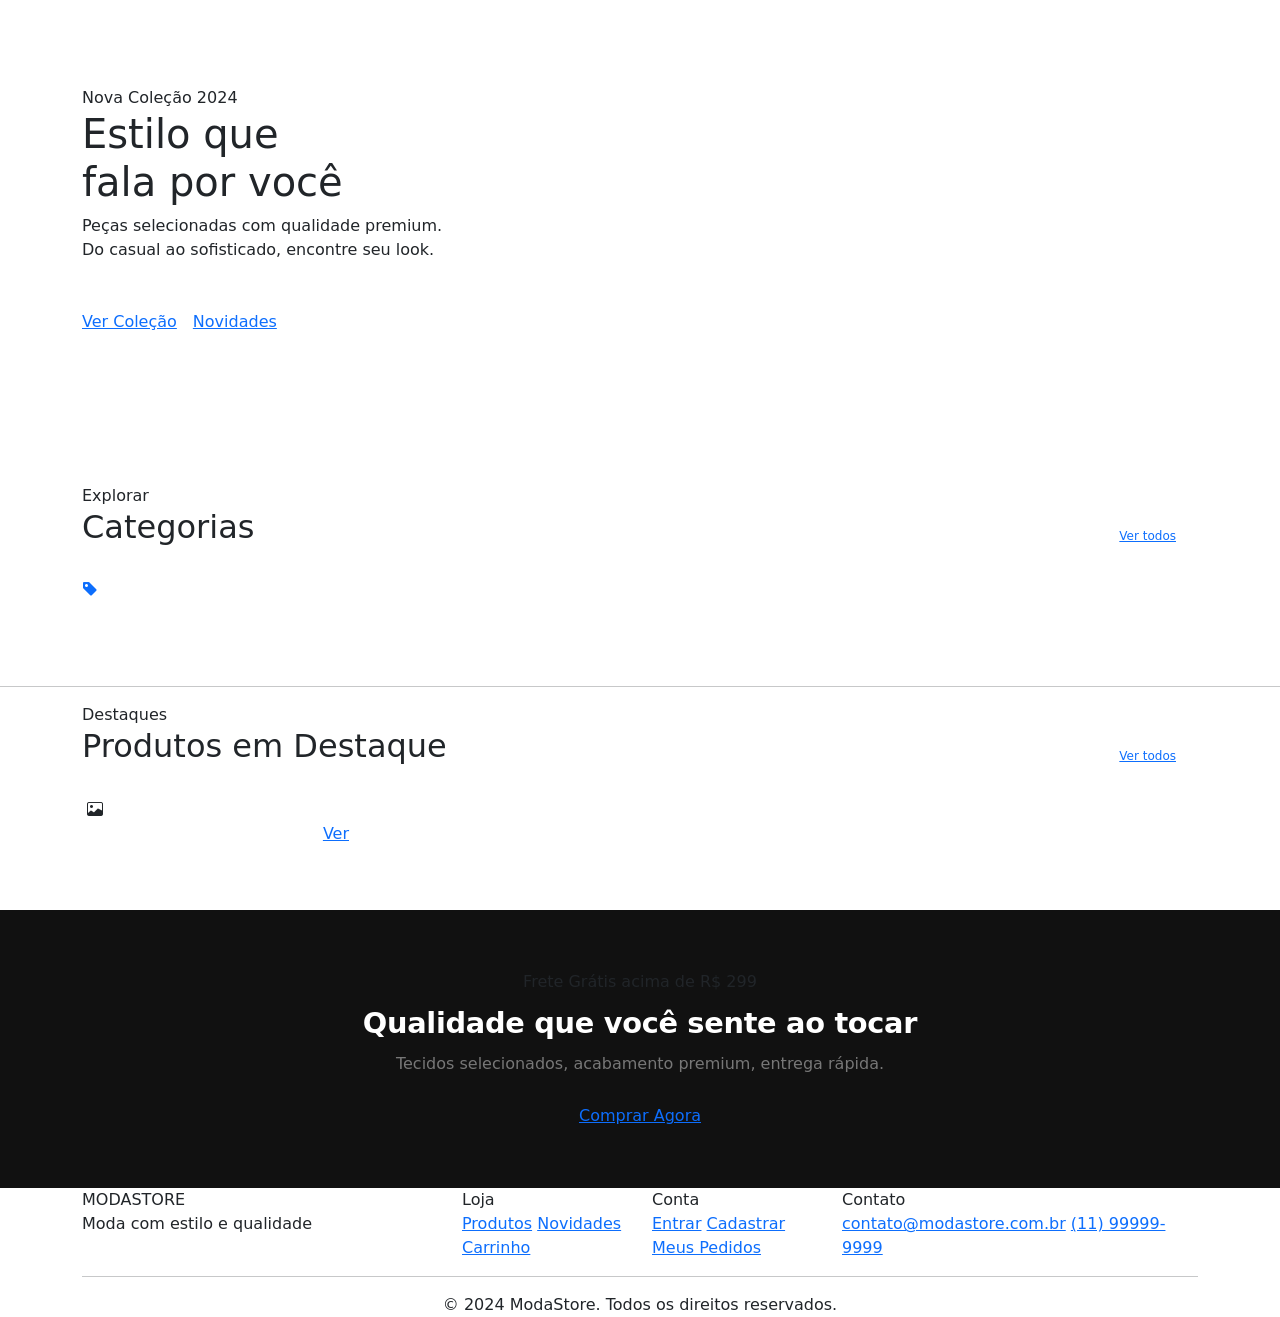
<file: src/main/resources/templates/index.html>
<!DOCTYPE html>
<html xmlns:th="http://www.thymeleaf.org">
<head>
    <meta charset="UTF-8">
    <meta name="viewport" content="width=device-width, initial-scale=1.0">
    <title>ModaStore - Moda com Estilo</title>
    <link href="https://cdn.jsdelivr.net/npm/bootstrap@5.3.0/dist/css/bootstrap.min.css" rel="stylesheet">
    <link href="https://cdn.jsdelivr.net/npm/bootstrap-icons@1.11.0/font/bootstrap-icons.css" rel="stylesheet">
    <link th:href="@{/css/style.css}" rel="stylesheet">
</head>
<body class="d-flex flex-column min-vh-100">

    <div th:replace="~{fragments/navbar :: navbar}"></div>

    <!-- Hero -->
    <section class="hero">
        <div class="container position-relative">
            <div class="row align-items-center">
                <div class="col-lg-6">
                    <span class="hero-label">Nova Coleção 2024</span>
                    <h1>Estilo que<br>fala por você</h1>
                    <p class="mb-5">Peças selecionadas com qualidade premium.<br>Do casual ao sofisticado, encontre seu look.</p>
                    <div class="d-flex gap-3 flex-wrap">
                        <a href="/products" class="btn-hero">Ver Coleção</a>
                        <a href="/products?category=1" class="btn-hero-outline">Novidades</a>
                    </div>
                </div>
                <div class="col-lg-5 offset-lg-1 d-none d-lg-flex justify-content-end">
                    <div style="width:340px;height:420px;background:rgba(255,255,255,0.04);border:1px solid rgba(255,255,255,0.1);display:flex;align-items:center;justify-content:center;">
                        <i class="bi bi-bag-heart" style="font-size:5rem;color:rgba(255,255,255,0.15);"></i>
                    </div>
                </div>
            </div>
        </div>
    </section>

    <!-- Categorias -->
    <section class="container my-5 py-3">
        <div class="d-flex justify-content-between align-items-end mb-4">
            <div>
                <span class="section-label">Explorar</span>
                <h2 class="section-title">Categorias</h2>
            </div>
            <a href="/products" class="btn-outline-black" style="padding:9px 22px;font-size:0.75rem;">Ver todos</a>
        </div>
        <div class="row g-3">
            <div class="col-6 col-md-3" th:each="cat : ${categories}">
                <a th:href="@{/products(category=${cat.id})}" class="category-card">
                    <i class="bi bi-tag-fill"></i>
                    <div class="cat-name" th:text="${cat.name}"></div>
                    <div class="mt-1" style="font-size:0.75rem;color:#999;" th:text="${cat.description}"></div>
                </a>
            </div>
        </div>
    </section>

    <hr class="divider-line">

    <!-- Produtos em Destaque -->
    <section class="container mb-5 pb-3">
        <div class="d-flex justify-content-between align-items-end mb-4">
            <div>
                <span class="section-label">Destaques</span>
                <h2 class="section-title">Produtos em Destaque</h2>
            </div>
            <a href="/products" class="btn-outline-black" style="padding:9px 22px;font-size:0.75rem;">Ver todos</a>
        </div>

        <div class="row g-3">
            <div class="col-6 col-md-4 col-lg-3" th:each="product : ${products}">
                <div class="product-card">
                    <div class="product-img-wrapper">
                        <img th:if="${product.imageUrl}"
                             th:src="${product.imageUrl}"
                             th:alt="${product.name}">
                        <i th:unless="${product.imageUrl}"
                           class="bi bi-image no-image-icon"></i>
                    </div>
                    <div class="product-card-body">
                        <span class="product-badge"
                              th:if="${product.category}"
                              th:text="${product.category.name}"></span>
                        <div class="product-name" th:text="${product.name}"></div>
                        <div class="product-desc"
                             th:text="${#strings.abbreviate(product.description, 60)}"></div>
                        <div class="d-flex justify-content-between align-items-center">
                            <span class="product-price"
                                  th:text="${'R$ ' + #numbers.formatDecimal(product.price, 1, 'COMMA', 2, 'POINT')}"></span>
                            <a th:href="@{/product/{id}(id=${product.id})}" class="btn-product">Ver</a>
                        </div>
                    </div>
                </div>
            </div>
        </div>
    </section>

    <!-- Banner intermediário -->
    <section style="background:#111;padding:60px 0;">
        <div class="container text-center">
            <span class="hero-label" style="display:block;margin-bottom:12px;">Frete Grátis acima de R$ 299</span>
            <h3 style="color:#fff;font-weight:700;letter-spacing:-0.3px;font-size:1.8rem;">
                Qualidade que você sente ao tocar
            </h3>
            <p style="color:#777;margin:12px 0 28px;">Tecidos selecionados, acabamento premium, entrega rápida.</p>
            <a href="/products" class="btn-hero">Comprar Agora</a>
        </div>
    </section>

    <!-- Footer -->
    <footer class="footer-moda">
        <div class="container">
            <div class="row g-4">
                <div class="col-md-4">
                    <div class="footer-brand">MODASTORE</div>
                    <div class="footer-tagline">Moda com estilo e qualidade</div>
                </div>
                <div class="col-md-2">
                    <div class="footer-title">Loja</div>
                    <a href="/products">Produtos</a>
                    <a href="/products">Novidades</a>
                    <a href="/cart">Carrinho</a>
                </div>
                <div class="col-md-2">
                    <div class="footer-title">Conta</div>
                    <a href="/login">Entrar</a>
                    <a href="/register">Cadastrar</a>
                    <a href="/orders">Meus Pedidos</a>
                </div>
                <div class="col-md-4">
                    <div class="footer-title">Contato</div>
                    <a href="#">contato@modastore.com.br</a>
                    <a href="#">(11) 99999-9999</a>
                </div>
            </div>
            <hr class="footer-divider">
            <div class="footer-bottom text-center">
                &copy; 2024 ModaStore. Todos os direitos reservados.
            </div>
        </div>
    </footer>

    <script src="https://cdn.jsdelivr.net/npm/bootstrap@5.3.0/dist/js/bootstrap.bundle.min.js"></script>
</body>
</html>
</file>
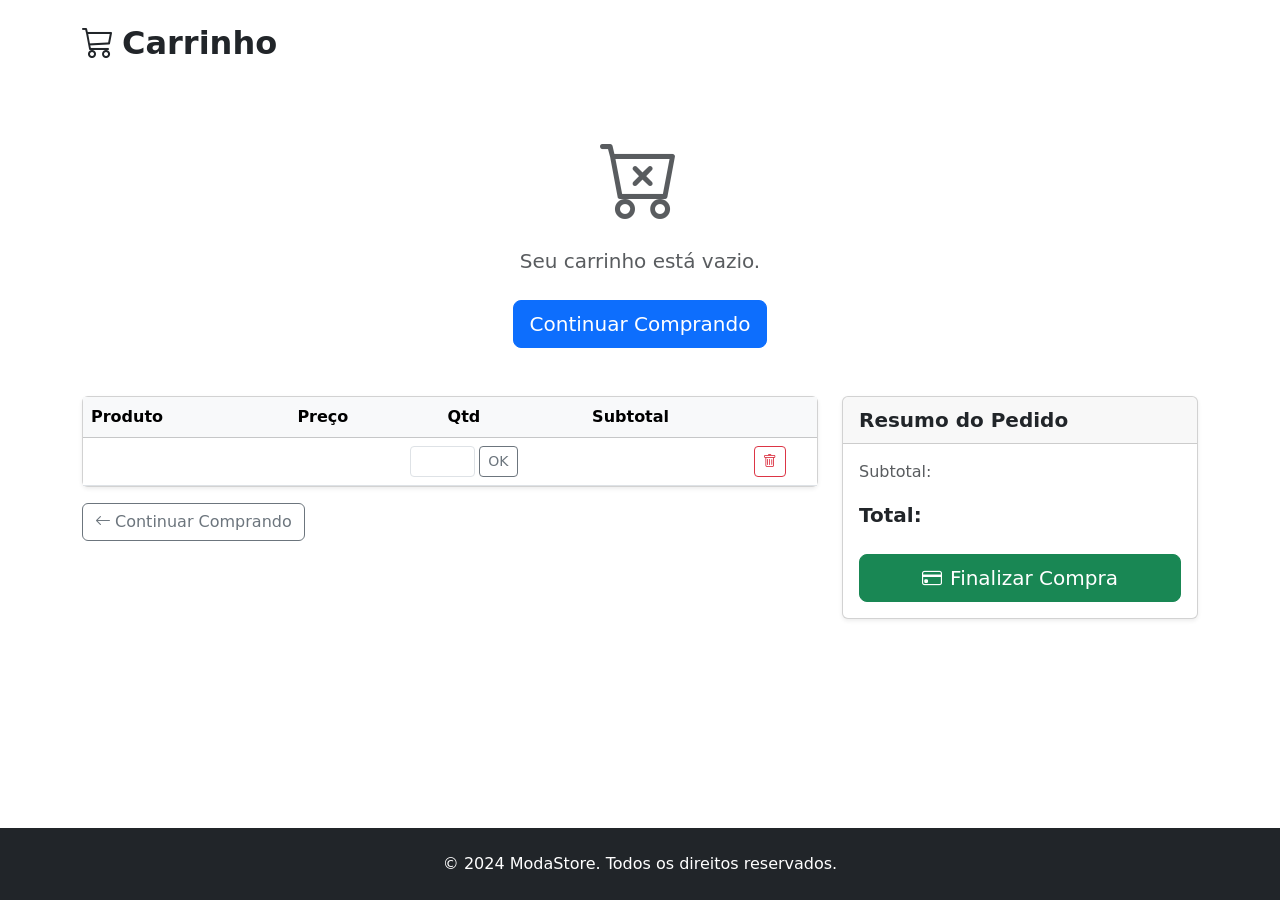
<file: src/main/resources/templates/cart.html>
<!DOCTYPE html>
<html xmlns:th="http://www.thymeleaf.org">
<head>
    <meta charset="UTF-8">
    <meta name="viewport" content="width=device-width, initial-scale=1.0">
    <title>Carrinho - ModaStore</title>
    <link href="https://cdn.jsdelivr.net/npm/bootstrap@5.3.0/dist/css/bootstrap.min.css" rel="stylesheet">
    <link href="https://cdn.jsdelivr.net/npm/bootstrap-icons@1.11.0/font/bootstrap-icons.css" rel="stylesheet">
    <link th:href="@{/css/style.css}" rel="stylesheet">
</head>
<body class="d-flex flex-column min-vh-100">

    <div th:replace="~{fragments/navbar :: navbar}"></div>

    <div class="container my-4 flex-grow-1">
        <h2 class="fw-bold mb-4"><i class="bi bi-cart3 me-2"></i>Carrinho</h2>

        <div th:if="${items.empty}" class="text-center py-5">
            <i class="bi bi-cart-x display-1 text-muted"></i>
            <p class="mt-3 text-muted fs-5">Seu carrinho está vazio.</p>
            <a href="/products" class="btn btn-primary btn-lg mt-2">Continuar Comprando</a>
        </div>

        <div th:unless="${items.empty}" class="row g-4">
            <div class="col-lg-8">
                <div class="card shadow-sm">
                    <div class="table-responsive">
                        <table class="table align-middle mb-0">
                            <thead class="table-light">
                                <tr>
                                    <th>Produto</th>
                                    <th class="text-center">Preço</th>
                                    <th class="text-center">Qtd</th>
                                    <th class="text-center">Subtotal</th>
                                    <th></th>
                                </tr>
                            </thead>
                            <tbody>
                                <tr th:each="item : ${items}">
                                    <td>
                                        <div class="fw-semibold" th:text="${item.productName}"></div>
                                    </td>
                                    <td class="text-center"
                                        th:text="${'R$ ' + #numbers.formatDecimal(item.price, 1, 'COMMA', 2, 'POINT')}"></td>
                                    <td class="text-center" style="width: 150px;">
                                        <form th:action="@{/cart/update/{id}(id=${item.productId})}" method="post"
                                              class="d-flex justify-content-center gap-1">
                                            <input type="number" name="quantity" class="form-control form-control-sm text-center"
                                                   th:value="${item.quantity}" min="1" style="width: 65px;">
                                            <button type="submit" class="btn btn-sm btn-outline-secondary">OK</button>
                                        </form>
                                    </td>
                                    <td class="text-center fw-bold text-primary"
                                        th:text="${'R$ ' + #numbers.formatDecimal(item.subtotal, 1, 'COMMA', 2, 'POINT')}"></td>
                                    <td class="text-center">
                                        <form th:action="@{/cart/remove/{id}(id=${item.productId})}" method="post">
                                            <button type="submit" class="btn btn-sm btn-outline-danger">
                                                <i class="bi bi-trash"></i>
                                            </button>
                                        </form>
                                    </td>
                                </tr>
                            </tbody>
                        </table>
                    </div>
                </div>
                <a href="/products" class="btn btn-outline-secondary mt-3">
                    <i class="bi bi-arrow-left me-1"></i>Continuar Comprando
                </a>
            </div>

            <div class="col-lg-4">
                <div class="card shadow-sm">
                    <div class="card-header fw-bold fs-5">Resumo do Pedido</div>
                    <div class="card-body">
                        <div class="d-flex justify-content-between mb-3">
                            <span class="text-muted">Subtotal:</span>
                            <span th:text="${'R$ ' + #numbers.formatDecimal(total, 1, 'COMMA', 2, 'POINT')}"></span>
                        </div>
                        <div class="d-flex justify-content-between mb-4 fw-bold fs-5">
                            <span>Total:</span>
                            <span class="text-primary"
                                  th:text="${'R$ ' + #numbers.formatDecimal(total, 1, 'COMMA', 2, 'POINT')}"></span>
                        </div>
                        <a href="/checkout" class="btn btn-success btn-lg w-100">
                            <i class="bi bi-credit-card me-2"></i>Finalizar Compra
                        </a>
                    </div>
                </div>
            </div>
        </div>
    </div>

    <footer class="bg-dark text-white py-4 mt-auto">
        <div class="container text-center">
            <p class="mb-0">&copy; 2024 ModaStore. Todos os direitos reservados.</p>
        </div>
    </footer>

    <script src="https://cdn.jsdelivr.net/npm/bootstrap@5.3.0/dist/js/bootstrap.bundle.min.js"></script>
</body>
</html>
</file>
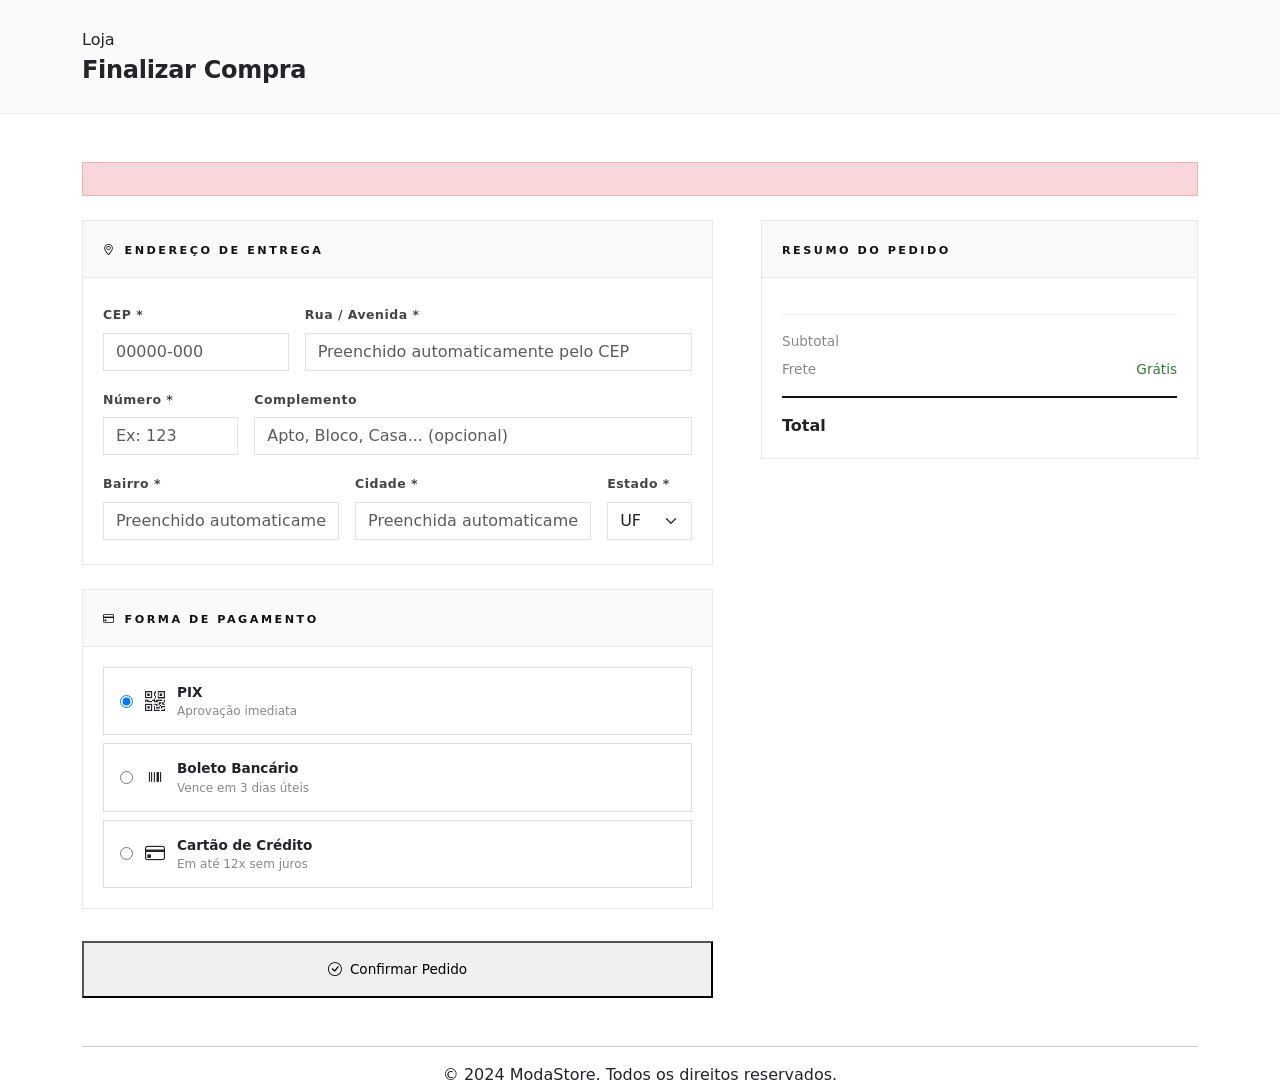
<file: src/main/resources/templates/checkout.html>
<!DOCTYPE html>
<html xmlns:th="http://www.thymeleaf.org">
<head>
    <meta charset="UTF-8">
    <meta name="viewport" content="width=device-width, initial-scale=1.0">
    <title>Finalizar Compra - ModaStore</title>
    <link href="https://cdn.jsdelivr.net/npm/bootstrap@5.3.0/dist/css/bootstrap.min.css" rel="stylesheet">
    <link href="https://cdn.jsdelivr.net/npm/bootstrap-icons@1.11.0/font/bootstrap-icons.css" rel="stylesheet">
    <link th:href="@{/css/style.css}" rel="stylesheet">
</head>
<body class="d-flex flex-column min-vh-100">

    <div th:replace="~{fragments/navbar :: navbar}"></div>

    <!-- Cabeçalho -->
    <div style="background:#fafafa;border-bottom:1px solid #eee;padding:28px 0;">
        <div class="container">
            <span class="page-title">Loja</span>
            <h1 style="font-size:1.5rem;font-weight:700;margin:4px 0 0;letter-spacing:-0.3px;">Finalizar Compra</h1>
        </div>
    </div>

    <div class="container my-5 flex-grow-1">

        <div th:if="${error}" class="alert alert-danger rounded-0 mb-4" th:text="${error}"></div>

        <div class="row g-5">

            <!-- Formulário -->
            <div class="col-lg-7">
                <form th:action="@{/checkout}" method="post">

                    <!-- Bloco 1: Endereço -->
                    <div style="border:1px solid #e8e8e8;margin-bottom:24px;">
                        <div style="padding:16px 20px;border-bottom:1px solid #e8e8e8;background:#fafafa;">
                            <span style="font-size:0.7rem;font-weight:700;letter-spacing:2.5px;text-transform:uppercase;color:#111;">
                                <i class="bi bi-geo-alt me-2"></i>Endereço de Entrega
                            </span>
                        </div>
                        <div style="padding:24px 20px;">
                            <div class="row g-3">
                                <div class="col-md-4">
                                    <label class="form-label" style="font-size:0.78rem;font-weight:600;letter-spacing:0.5px;color:#444;">CEP *</label>
                                    <div class="position-relative">
                                        <input type="text" id="cep" name="cep" class="form-control rounded-0"
                                               placeholder="00000-000" maxlength="9" required
                                               oninput="formatarCep(this)" onblur="buscarCep(this.value)">
                                        <span id="cep-spinner" class="position-absolute top-50 end-0 translate-middle-y pe-2 d-none">
                                            <span class="spinner-border spinner-border-sm text-secondary"></span>
                                        </span>
                                    </div>
                                    <div id="cep-erro" class="text-danger mt-1" style="font-size:0.75rem;display:none;">CEP não encontrado.</div>
                                </div>
                                <div class="col-md-8">
                                    <label class="form-label" style="font-size:0.78rem;font-weight:600;letter-spacing:0.5px;color:#444;">Rua / Avenida *</label>
                                    <input type="text" id="rua" name="rua" class="form-control rounded-0"
                                           placeholder="Preenchido automaticamente pelo CEP" required>
                                </div>
                                <div class="col-md-3">
                                    <label class="form-label" style="font-size:0.78rem;font-weight:600;letter-spacing:0.5px;color:#444;">Número *</label>
                                    <input type="text" id="numero" name="numero" class="form-control rounded-0"
                                           placeholder="Ex: 123" required>
                                </div>
                                <div class="col-md-9">
                                    <label class="form-label" style="font-size:0.78rem;font-weight:600;letter-spacing:0.5px;color:#444;">Complemento</label>
                                    <input type="text" name="complemento" class="form-control rounded-0"
                                           placeholder="Apto, Bloco, Casa... (opcional)">
                                </div>
                                <div class="col-md-5">
                                    <label class="form-label" style="font-size:0.78rem;font-weight:600;letter-spacing:0.5px;color:#444;">Bairro *</label>
                                    <input type="text" id="bairro" name="bairro" class="form-control rounded-0"
                                           placeholder="Preenchido automaticamente" required>
                                </div>
                                <div class="col-md-5">
                                    <label class="form-label" style="font-size:0.78rem;font-weight:600;letter-spacing:0.5px;color:#444;">Cidade *</label>
                                    <input type="text" id="cidade" name="cidade" class="form-control rounded-0"
                                           placeholder="Preenchida automaticamente" required>
                                </div>
                                <div class="col-md-2">
                                    <label class="form-label" style="font-size:0.78rem;font-weight:600;letter-spacing:0.5px;color:#444;">Estado *</label>
                                    <select id="estado" name="estado" class="form-select rounded-0" required>
                                        <option value="">UF</option>
                                        <option>AC</option><option>AL</option><option>AP</option>
                                        <option>AM</option><option>BA</option><option>CE</option>
                                        <option>DF</option><option>ES</option><option>GO</option>
                                        <option>MA</option><option>MT</option><option>MS</option>
                                        <option>MG</option><option>PA</option><option>PB</option>
                                        <option>PR</option><option>PE</option><option>PI</option>
                                        <option>RJ</option><option>RN</option><option>RS</option>
                                        <option>RO</option><option>RR</option><option>SC</option>
                                        <option>SP</option><option>SE</option><option>TO</option>
                                    </select>
                                </div>
                            </div>
                        </div>
                    </div>

                    <!-- Bloco 2: Pagamento -->
                    <div style="border:1px solid #e8e8e8;margin-bottom:32px;">
                        <div style="padding:16px 20px;border-bottom:1px solid #e8e8e8;background:#fafafa;">
                            <span style="font-size:0.7rem;font-weight:700;letter-spacing:2.5px;text-transform:uppercase;color:#111;">
                                <i class="bi bi-credit-card me-2"></i>Forma de Pagamento
                            </span>
                        </div>
                        <div style="padding:20px;">
                            <div class="d-flex flex-column gap-2">
                                <label style="border:1px solid #ddd;padding:14px 16px;cursor:pointer;display:flex;align-items:center;gap:12px;">
                                    <input type="radio" name="pagamento" value="pix" checked>
                                    <i class="bi bi-qr-code fs-5"></i>
                                    <div>
                                        <div style="font-size:0.85rem;font-weight:600;">PIX</div>
                                        <div style="font-size:0.75rem;color:#888;">Aprovação imediata</div>
                                    </div>
                                </label>
                                <label style="border:1px solid #ddd;padding:14px 16px;cursor:pointer;display:flex;align-items:center;gap:12px;">
                                    <input type="radio" name="pagamento" value="boleto">
                                    <i class="bi bi-upc fs-5"></i>
                                    <div>
                                        <div style="font-size:0.85rem;font-weight:600;">Boleto Bancário</div>
                                        <div style="font-size:0.75rem;color:#888;">Vence em 3 dias úteis</div>
                                    </div>
                                </label>
                                <label style="border:1px solid #ddd;padding:14px 16px;cursor:pointer;display:flex;align-items:center;gap:12px;">
                                    <input type="radio" name="pagamento" value="cartao">
                                    <i class="bi bi-credit-card fs-5"></i>
                                    <div>
                                        <div style="font-size:0.85rem;font-weight:600;">Cartão de Crédito</div>
                                        <div style="font-size:0.75rem;color:#888;">Em até 12x sem juros</div>
                                    </div>
                                </label>
                            </div>
                        </div>
                    </div>

                    <button type="submit" class="btn-black w-100" style="padding:16px;font-size:0.85rem;">
                        <i class="bi bi-check-circle me-2"></i>Confirmar Pedido
                    </button>
                </form>
            </div>

            <!-- Resumo do pedido -->
            <div class="col-lg-5">
                <div style="border:1px solid #e8e8e8;position:sticky;top:20px;">
                    <div style="padding:16px 20px;border-bottom:1px solid #e8e8e8;background:#fafafa;">
                        <span style="font-size:0.7rem;font-weight:700;letter-spacing:2.5px;text-transform:uppercase;color:#111;">
                            Resumo do Pedido
                        </span>
                    </div>
                    <div style="padding:20px;">
                        <div th:each="item : ${items}"
                             class="d-flex justify-content-between align-items-start mb-3 pb-3"
                             style="border-bottom:1px solid #f0f0f0;">
                            <div>
                                <div style="font-size:0.85rem;font-weight:600;" th:text="${item.productName}"></div>
                                <div style="font-size:0.75rem;color:#888;" th:text="'Qtd: ' + ${item.quantity}"></div>
                            </div>
                            <span style="font-size:0.85rem;font-weight:600;white-space:nowrap;"
                                  th:text="${'R$ ' + #numbers.formatDecimal(item.subtotal, 1, 'COMMA', 2, 'POINT')}"></span>
                        </div>

                        <div class="d-flex justify-content-between mb-2" style="font-size:0.85rem;color:#888;">
                            <span>Subtotal</span>
                            <span th:text="${'R$ ' + #numbers.formatDecimal(total, 1, 'COMMA', 2, 'POINT')}"></span>
                        </div>
                        <div class="d-flex justify-content-between mb-3" style="font-size:0.85rem;color:#888;">
                            <span>Frete</span>
                            <span style="color:#2e7d32;">Grátis</span>
                        </div>
                        <div class="d-flex justify-content-between pt-3" style="border-top:2px solid #111;">
                            <span style="font-weight:700;font-size:1rem;">Total</span>
                            <span style="font-weight:700;font-size:1.1rem;"
                                  th:text="${'R$ ' + #numbers.formatDecimal(total, 1, 'COMMA', 2, 'POINT')}"></span>
                        </div>
                    </div>
                </div>
            </div>
        </div>
    </div>

    <!-- Footer -->
    <footer class="footer-moda">
        <div class="container">
            <hr class="footer-divider" style="margin-top:0;">
            <div class="footer-bottom text-center">
                &copy; 2024 ModaStore. Todos os direitos reservados.
            </div>
        </div>
    </footer>

    <script src="https://cdn.jsdelivr.net/npm/bootstrap@5.3.0/dist/js/bootstrap.bundle.min.js"></script>
    <script>
        function formatarCep(input) {
            let v = input.value.replace(/\D/g, '');
            if (v.length > 5) v = v.slice(0, 5) + '-' + v.slice(5, 8);
            input.value = v;
        }

        async function buscarCep(cep) {
            const apenas = cep.replace(/\D/g, '');
            if (apenas.length !== 8) return;

            const spinner = document.getElementById('cep-spinner');
            const erro    = document.getElementById('cep-erro');
            erro.style.display = 'none';
            spinner.classList.remove('d-none');

            try {
                const res  = await fetch(`https://viacep.com.br/ws/${apenas}/json/`);
                const data = await res.json();

                if (data.erro) {
                    erro.style.display = 'block';
                    return;
                }

                document.getElementById('rua').value    = data.logradouro || '';
                document.getElementById('bairro').value = data.bairro     || '';
                document.getElementById('cidade').value = data.localidade  || '';

                const select = document.getElementById('estado');
                for (let opt of select.options) {
                    if (opt.value === data.uf) { opt.selected = true; break; }
                }

                // Foca no número para o usuário completar
                document.getElementById('numero').focus();
            } catch {
                erro.textContent = 'Erro ao buscar CEP. Verifique sua conexão.';
                erro.style.display = 'block';
            } finally {
                spinner.classList.add('d-none');
            }
        }
    </script>
</body>
</html>
</file>
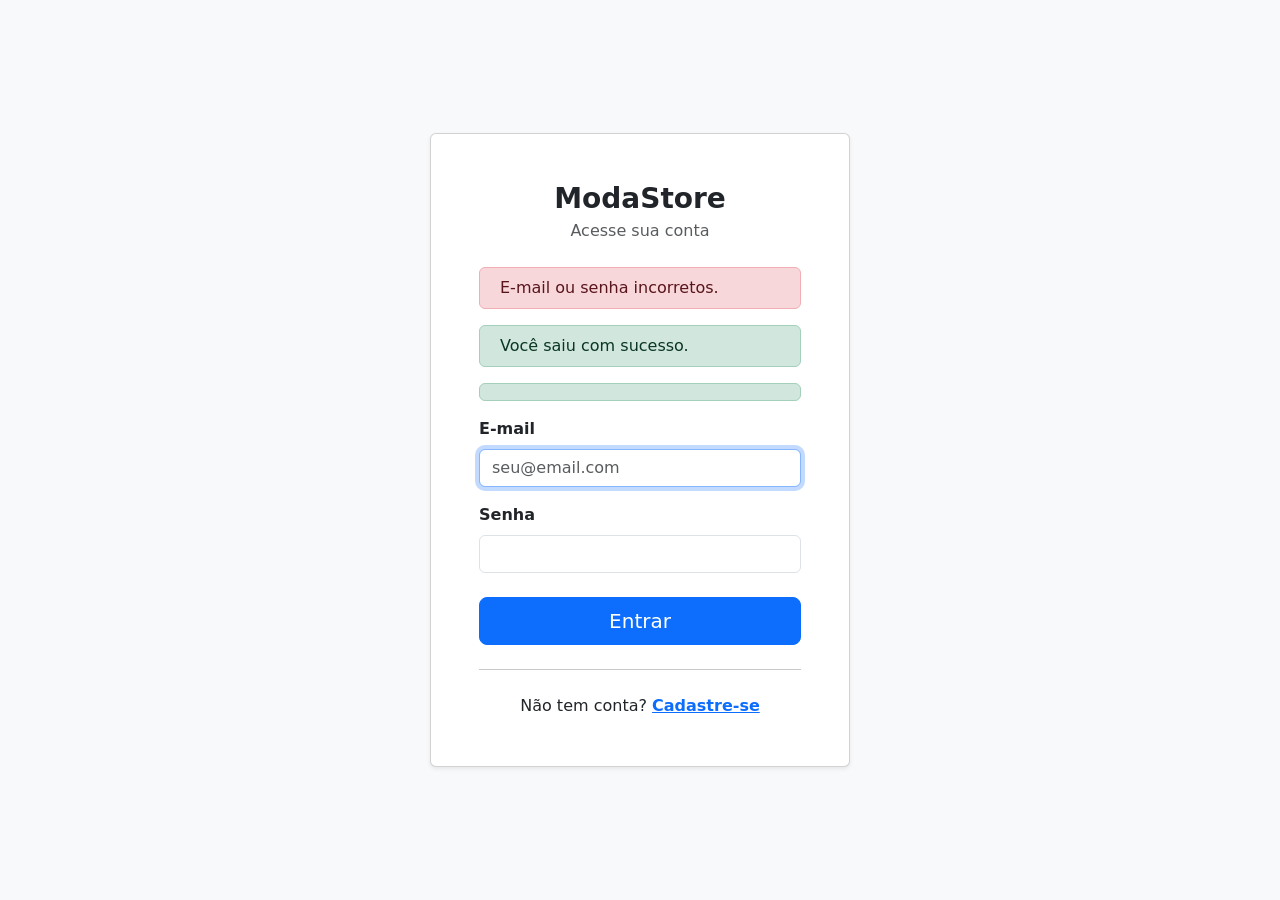
<file: src/main/resources/templates/login.html>
<!DOCTYPE html>
<html xmlns:th="http://www.thymeleaf.org">
<head>
    <meta charset="UTF-8">
    <meta name="viewport" content="width=device-width, initial-scale=1.0">
    <title>Login - ModaStore</title>
    <link href="https://cdn.jsdelivr.net/npm/bootstrap@5.3.0/dist/css/bootstrap.min.css" rel="stylesheet">
</head>
<body class="bg-light">
<div class="container d-flex justify-content-center align-items-center min-vh-100">
    <div class="card shadow-sm" style="width: 420px;">
        <div class="card-body p-5">
            <h3 class="text-center fw-bold mb-1">
                <a href="/" class="text-decoration-none text-dark">ModaStore</a>
            </h3>
            <p class="text-center text-muted mb-4">Acesse sua conta</p>

            <div th:if="${param.error}" class="alert alert-danger py-2">
                <i class="bi bi-exclamation-circle me-1"></i> E-mail ou senha incorretos.
            </div>
            <div th:if="${param.logout}" class="alert alert-success py-2">
                <i class="bi bi-check-circle me-1"></i> Você saiu com sucesso.
            </div>
            <div th:if="${success}" class="alert alert-success py-2" th:text="${success}"></div>

            <form th:action="@{/login}" method="post">
                <div class="mb-3">
                    <label class="form-label fw-semibold">E-mail</label>
                    <input type="email" name="username" class="form-control"
                           placeholder="seu@email.com" required autofocus>
                </div>
                <div class="mb-4">
                    <label class="form-label fw-semibold">Senha</label>
                    <input type="password" name="password" class="form-control" required>
                </div>
                <button type="submit" class="btn btn-primary w-100 btn-lg">Entrar</button>
            </form>

            <hr class="my-4">
            <p class="text-center mb-0">
                Não tem conta? <a href="/register" class="fw-semibold">Cadastre-se</a>
            </p>
        </div>
    </div>
</div>
<script src="https://cdn.jsdelivr.net/npm/bootstrap@5.3.0/dist/js/bootstrap.bundle.min.js"></script>
</body>
</html>
</file>
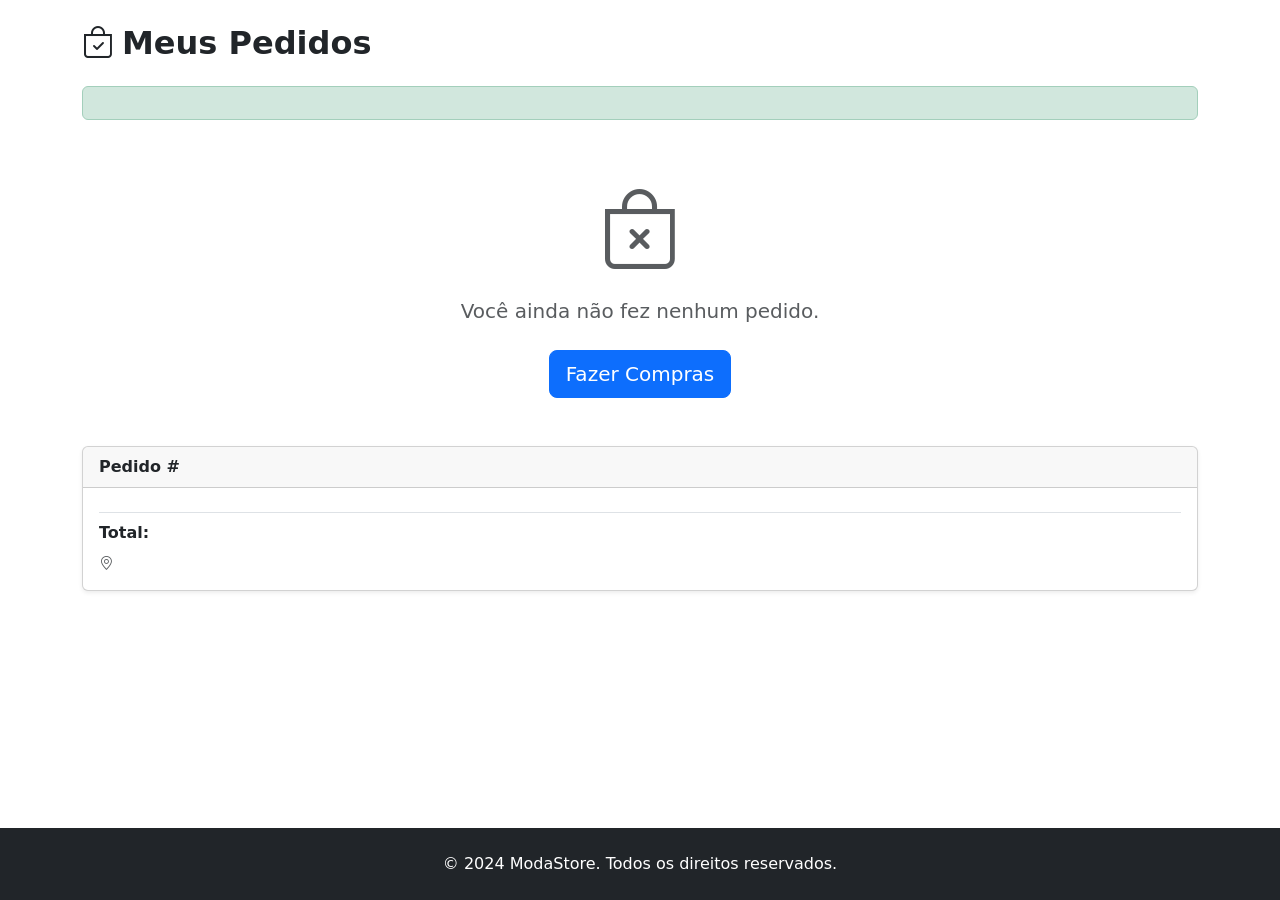
<file: src/main/resources/templates/orders.html>
<!DOCTYPE html>
<html xmlns:th="http://www.thymeleaf.org">
<head>
    <meta charset="UTF-8">
    <meta name="viewport" content="width=device-width, initial-scale=1.0">
    <title>Meus Pedidos - ModaStore</title>
    <link href="https://cdn.jsdelivr.net/npm/bootstrap@5.3.0/dist/css/bootstrap.min.css" rel="stylesheet">
    <link href="https://cdn.jsdelivr.net/npm/bootstrap-icons@1.11.0/font/bootstrap-icons.css" rel="stylesheet">
    <link th:href="@{/css/style.css}" rel="stylesheet">
</head>
<body class="d-flex flex-column min-vh-100">

    <div th:replace="~{fragments/navbar :: navbar}"></div>

    <div class="container my-4 flex-grow-1">
        <h2 class="fw-bold mb-4"><i class="bi bi-bag-check me-2"></i>Meus Pedidos</h2>

        <div th:if="${success}" class="alert alert-success" th:text="${success}"></div>

        <div th:if="${orders.empty}" class="text-center py-5">
            <i class="bi bi-bag-x display-1 text-muted"></i>
            <p class="mt-3 text-muted fs-5">Você ainda não fez nenhum pedido.</p>
            <a href="/products" class="btn btn-primary btn-lg mt-2">Fazer Compras</a>
        </div>

        <div th:unless="${orders.empty}">
            <div class="card shadow-sm mb-4" th:each="order : ${orders}">
                <div class="card-header d-flex justify-content-between align-items-center">
                    <span class="fw-bold">Pedido #<span th:text="${order.id}"></span></span>
                    <div class="d-flex align-items-center gap-3">
                        <span class="badge fs-6"
                              th:classappend="${order.status.name() == 'PENDING'} ? 'bg-warning text-dark' :
                                             (${order.status.name() == 'CONFIRMED'} ? 'bg-info' :
                                             (${order.status.name() == 'SHIPPED'} ? 'bg-primary' :
                                             (${order.status.name() == 'DELIVERED'} ? 'bg-success' : 'bg-danger')))"
                              th:text="${order.status}"></span>
                        <span class="text-muted small"
                              th:text="${#temporals.format(order.createdAt, 'dd/MM/yyyy HH:mm')}"></span>
                    </div>
                </div>
                <div class="card-body">
                    <div th:each="item : ${order.items}" class="d-flex justify-content-between py-1 border-bottom">
                        <span>
                            <span th:text="${item.product.name}"></span>
                            <small class="text-muted" th:text="' x' + ${item.quantity}"></small>
                        </span>
                        <span th:text="${'R$ ' + #numbers.formatDecimal(item.subtotal, 1, 'COMMA', 2, 'POINT')}"></span>
                    </div>
                    <div class="d-flex justify-content-between fw-bold mt-2">
                        <span>Total:</span>
                        <span class="text-primary"
                              th:text="${'R$ ' + #numbers.formatDecimal(order.total, 1, 'COMMA', 2, 'POINT')}"></span>
                    </div>
                    <p class="text-muted small mt-2 mb-0">
                        <i class="bi bi-geo-alt me-1"></i>
                        <span th:text="${order.shippingAddress}"></span>
                    </p>
                </div>
            </div>
        </div>
    </div>

    <footer class="bg-dark text-white py-4 mt-auto">
        <div class="container text-center">
            <p class="mb-0">&copy; 2024 ModaStore. Todos os direitos reservados.</p>
        </div>
    </footer>

    <script src="https://cdn.jsdelivr.net/npm/bootstrap@5.3.0/dist/js/bootstrap.bundle.min.js"></script>
</body>
</html>
</file>
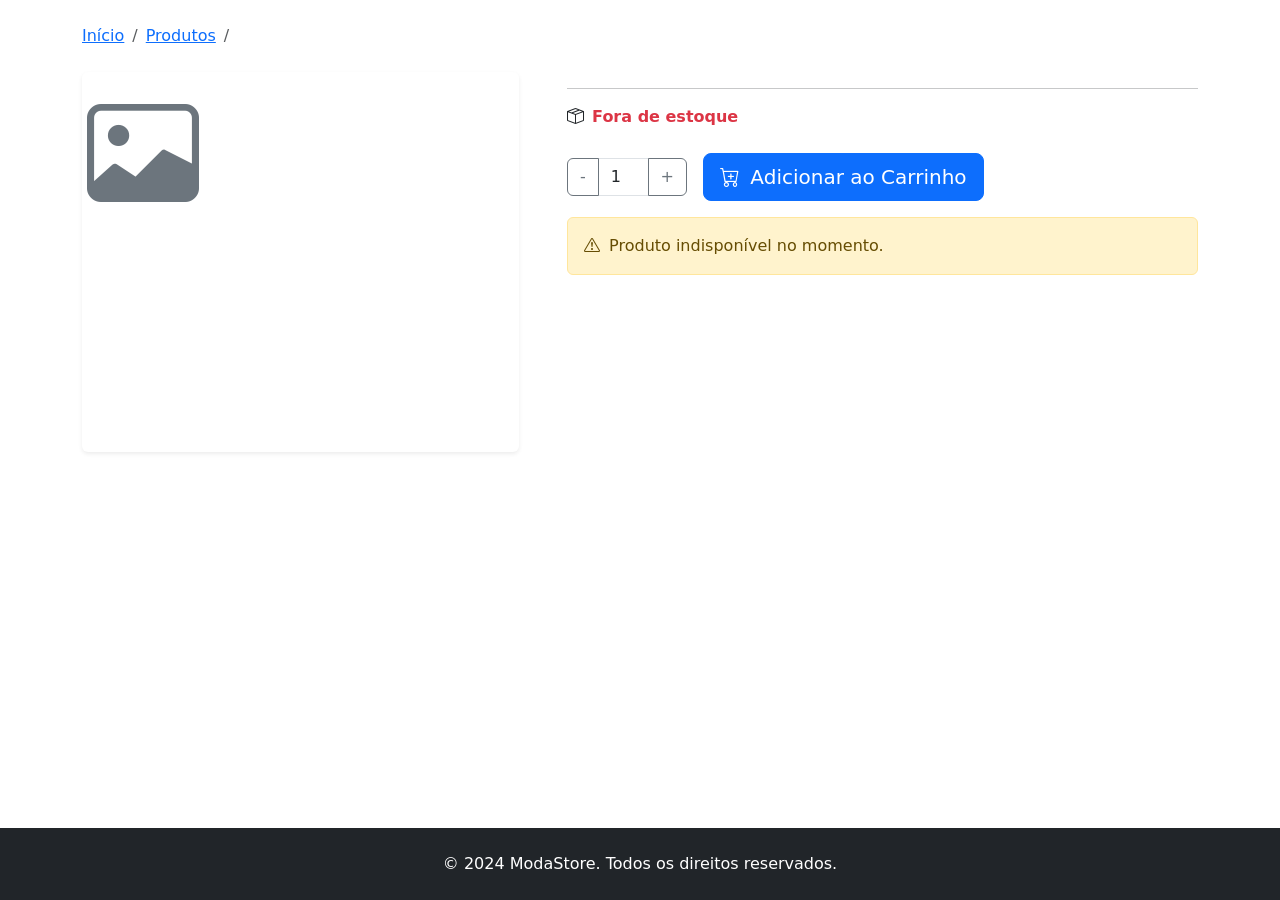
<file: src/main/resources/templates/product-detail.html>
<!DOCTYPE html>
<html xmlns:th="http://www.thymeleaf.org">
<head>
    <meta charset="UTF-8">
    <meta name="viewport" content="width=device-width, initial-scale=1.0">
    <title th:text="${product.name} + ' - ModaStore'">Produto - ModaStore</title>
    <link href="https://cdn.jsdelivr.net/npm/bootstrap@5.3.0/dist/css/bootstrap.min.css" rel="stylesheet">
    <link href="https://cdn.jsdelivr.net/npm/bootstrap-icons@1.11.0/font/bootstrap-icons.css" rel="stylesheet">
    <link th:href="@{/css/style.css}" rel="stylesheet">
</head>
<body class="d-flex flex-column min-vh-100">

    <div th:replace="~{fragments/navbar :: navbar}"></div>

    <div class="container my-4 flex-grow-1">
        <nav aria-label="breadcrumb" class="mb-4">
            <ol class="breadcrumb">
                <li class="breadcrumb-item"><a href="/">Início</a></li>
                <li class="breadcrumb-item"><a href="/products">Produtos</a></li>
                <li class="breadcrumb-item active" th:text="${product.name}"></li>
            </ol>
        </nav>

        <div class="row g-5">
            <div class="col-md-5">
                <div class="card border-0 shadow-sm">
                    <div class="product-img-wrapper" style="height: 380px;">
                        <img th:if="${product.imageUrl}" th:src="${product.imageUrl}" th:alt="${product.name}" style="max-height: 360px;">
                        <i th:unless="${product.imageUrl}" class="bi bi-image text-secondary" style="font-size: 7rem;"></i>
                    </div>
                </div>
            </div>

            <div class="col-md-7">
                <span class="badge bg-secondary mb-2"
                      th:if="${product.category}" th:text="${product.category.name}"></span>
                <h2 class="fw-bold" th:text="${product.name}"></h2>
                <p class="text-muted" th:text="${product.description}"></p>

                <hr>

                <div class="my-3">
                    <span class="display-6 fw-bold text-primary"
                          th:text="${'R$ ' + #numbers.formatDecimal(product.price, 1, 'COMMA', 2, 'POINT')}"></span>
                </div>

                <p>
                    <i class="bi bi-box-seam me-1"></i>
                    <span th:if="${product.stock > 0}" class="text-success fw-semibold"
                          th:text="${product.stock} + ' unidades disponíveis'"></span>
                    <span th:unless="${product.stock > 0}" class="text-danger fw-semibold">Fora de estoque</span>
                </p>

                <form th:if="${product.stock > 0}"
                      th:action="@{/cart/add/{id}(id=${product.id})}" method="post"
                      class="d-flex align-items-center gap-3 mt-4">
                    <div class="input-group" style="width: 120px;">
                        <button type="button" class="btn btn-outline-secondary"
                                onclick="this.nextElementSibling.stepDown()">-</button>
                        <input type="number" name="quantity" class="form-control text-center"
                               value="1" min="1" th:max="${product.stock}">
                        <button type="button" class="btn btn-outline-secondary"
                                onclick="this.previousElementSibling.stepUp()">+</button>
                    </div>
                    <button type="submit" class="btn btn-primary btn-lg">
                        <i class="bi bi-cart-plus me-1"></i> Adicionar ao Carrinho
                    </button>
                </form>

                <div th:unless="${product.stock > 0}" class="alert alert-warning mt-3">
                    <i class="bi bi-exclamation-triangle me-1"></i> Produto indisponível no momento.
                </div>
            </div>
        </div>
    </div>

    <footer class="bg-dark text-white py-4 mt-auto">
        <div class="container text-center">
            <p class="mb-0">&copy; 2024 ModaStore. Todos os direitos reservados.</p>
        </div>
    </footer>

    <script src="https://cdn.jsdelivr.net/npm/bootstrap@5.3.0/dist/js/bootstrap.bundle.min.js"></script>
</body>
</html>
</file>
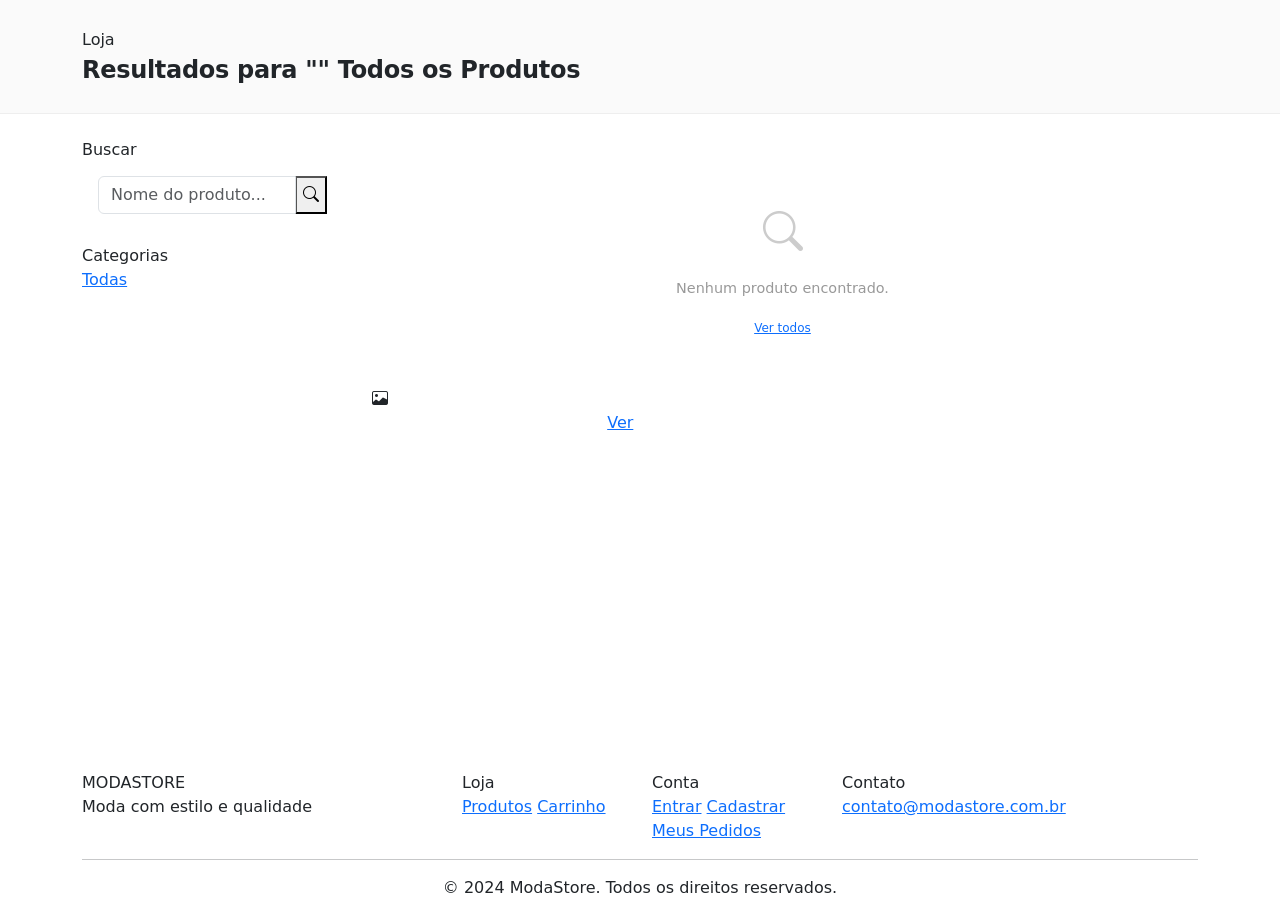
<file: src/main/resources/templates/products.html>
<!DOCTYPE html>
<html xmlns:th="http://www.thymeleaf.org">
<head>
    <meta charset="UTF-8">
    <meta name="viewport" content="width=device-width, initial-scale=1.0">
    <title>Produtos - ModaStore</title>
    <link href="https://cdn.jsdelivr.net/npm/bootstrap@5.3.0/dist/css/bootstrap.min.css" rel="stylesheet">
    <link href="https://cdn.jsdelivr.net/npm/bootstrap-icons@1.11.0/font/bootstrap-icons.css" rel="stylesheet">
    <link th:href="@{/css/style.css}" rel="stylesheet">
</head>
<body class="d-flex flex-column min-vh-100">

    <div th:replace="~{fragments/navbar :: navbar}"></div>

    <!-- Cabeçalho da página -->
    <div style="background:#fafafa;border-bottom:1px solid #eee;padding:28px 0;">
        <div class="container">
            <span class="page-title">Loja</span>
            <h1 style="font-size:1.5rem;font-weight:700;margin:4px 0 0;letter-spacing:-0.3px;">
                <span th:if="${search}">Resultados para "<span th:text="${search}"></span>"</span>
                <span th:unless="${search}">Todos os Produtos</span>
            </h1>
        </div>
    </div>

    <div class="container my-4 flex-grow-1">
        <div class="row g-4">

            <!-- Sidebar -->
            <div class="col-md-3">
                <!-- Busca -->
                <div class="filter-card mb-3">
                    <div class="filter-header">Buscar</div>
                    <div style="padding:14px 16px;">
                        <form th:action="@{/products}" method="get">
                            <div class="input-group">
                                <input type="text" name="search" class="form-control"
                                       placeholder="Nome do produto..."
                                       th:value="${search}">
                                <button type="submit" class="btn-search">
                                    <i class="bi bi-search"></i>
                                </button>
                            </div>
                        </form>
                    </div>
                </div>

                <!-- Categorias -->
                <div class="filter-card">
                    <div class="filter-header">Categorias</div>
                    <a href="/products"
                       class="cat-filter-item"
                       th:classappend="${selectedCategory == null and search == null} ? ' active' : ''">
                        Todas
                    </a>
                    <a th:each="cat : ${categories}"
                       th:href="@{/products(category=${cat.id})}"
                       th:text="${cat.name}"
                       class="cat-filter-item"
                       th:classappend="${selectedCategory != null and selectedCategory == cat.id} ? ' active' : ''">
                    </a>
                </div>
            </div>

            <!-- Grid -->
            <div class="col-md-9">
                <div class="d-flex justify-content-between align-items-center mb-3">
                    <span style="font-size:0.8rem;color:#888;letter-spacing:0.5px;"
                          th:text="${products.size()} + ' produto(s) encontrado(s)'"></span>
                </div>

                <!-- Vazio -->
                <div th:if="${products.empty}" class="text-center py-5">
                    <i class="bi bi-search" style="font-size:2.5rem;color:#ccc;"></i>
                    <p class="mt-3" style="color:#999;font-size:0.9rem;">Nenhum produto encontrado.</p>
                    <a href="/products" class="btn-outline-black mt-2" style="padding:10px 24px;font-size:0.75rem;">Ver todos</a>
                </div>

                <!-- Produtos -->
                <div class="row g-3" th:unless="${products.empty}">
                    <div class="col-sm-6 col-lg-4" th:each="product : ${products}">
                        <div class="product-card">
                            <div class="product-img-wrapper">
                                <img th:if="${product.imageUrl}"
                                     th:src="${product.imageUrl}"
                                     th:alt="${product.name}">
                                <i th:unless="${product.imageUrl}"
                                   class="bi bi-image no-image-icon"></i>
                            </div>
                            <div class="product-card-body">
                                <span class="product-badge"
                                      th:if="${product.category}"
                                      th:text="${product.category.name}"></span>
                                <div class="product-name" th:text="${product.name}"></div>
                                <div class="product-desc"
                                     th:text="${#strings.abbreviate(product.description, 60)}"></div>
                                <div class="d-flex justify-content-between align-items-center">
                                    <span class="product-price"
                                          th:text="${'R$ ' + #numbers.formatDecimal(product.price, 1, 'COMMA', 2, 'POINT')}"></span>
                                    <a th:href="@{/product/{id}(id=${product.id})}" class="btn-product">Ver</a>
                                </div>
                            </div>
                        </div>
                    </div>
                </div>
            </div>
        </div>
    </div>

    <!-- Footer -->
    <footer class="footer-moda">
        <div class="container">
            <div class="row g-4">
                <div class="col-md-4">
                    <div class="footer-brand">MODASTORE</div>
                    <div class="footer-tagline">Moda com estilo e qualidade</div>
                </div>
                <div class="col-md-2">
                    <div class="footer-title">Loja</div>
                    <a href="/products">Produtos</a>
                    <a href="/cart">Carrinho</a>
                </div>
                <div class="col-md-2">
                    <div class="footer-title">Conta</div>
                    <a href="/login">Entrar</a>
                    <a href="/register">Cadastrar</a>
                    <a href="/orders">Meus Pedidos</a>
                </div>
                <div class="col-md-4">
                    <div class="footer-title">Contato</div>
                    <a href="#">contato@modastore.com.br</a>
                </div>
            </div>
            <hr class="footer-divider">
            <div class="footer-bottom text-center">
                &copy; 2024 ModaStore. Todos os direitos reservados.
            </div>
        </div>
    </footer>

    <script src="https://cdn.jsdelivr.net/npm/bootstrap@5.3.0/dist/js/bootstrap.bundle.min.js"></script>
</body>
</html>
</file>
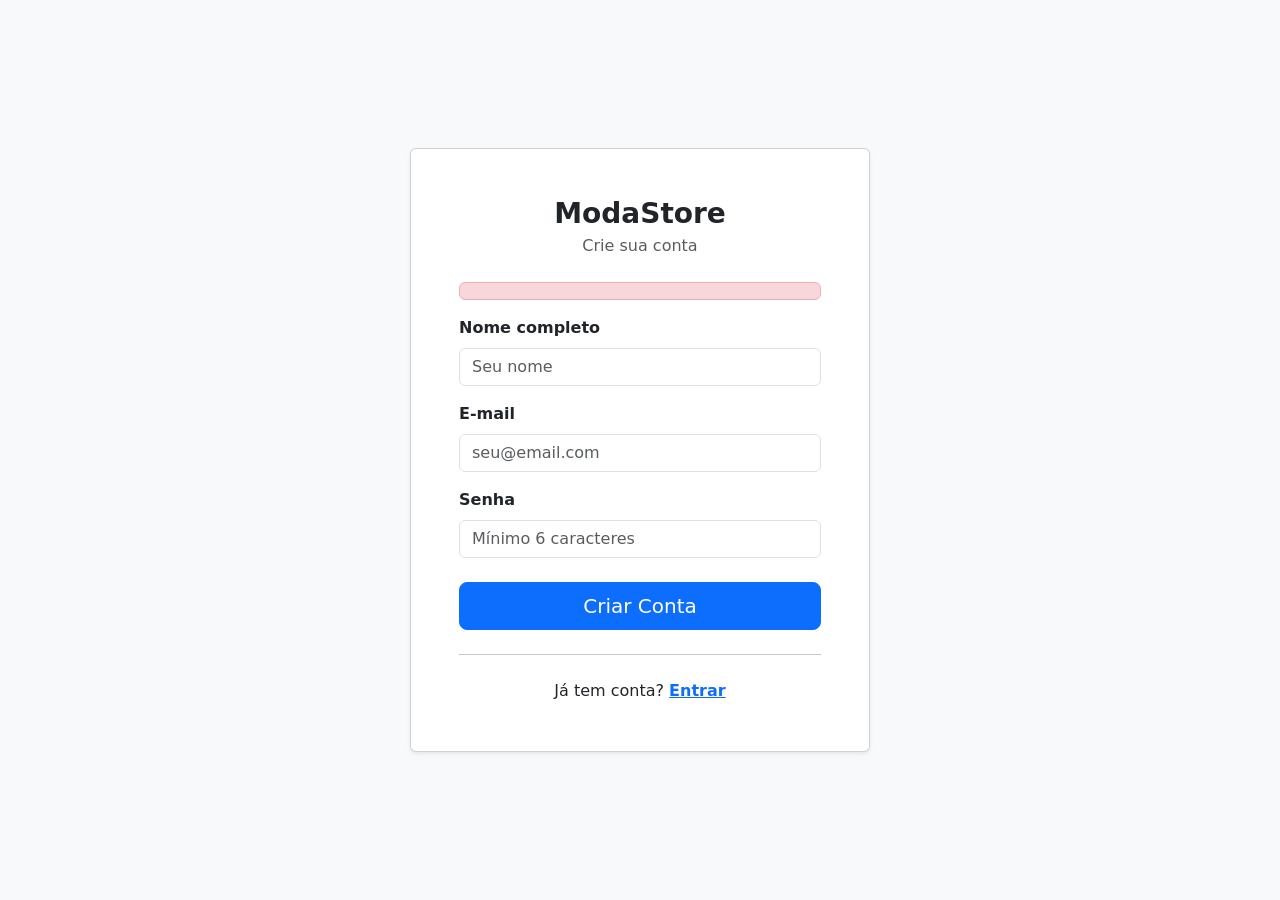
<file: src/main/resources/templates/register.html>
<!DOCTYPE html>
<html xmlns:th="http://www.thymeleaf.org">
<head>
    <meta charset="UTF-8">
    <meta name="viewport" content="width=device-width, initial-scale=1.0">
    <title>Cadastro - ModaStore</title>
    <link href="https://cdn.jsdelivr.net/npm/bootstrap@5.3.0/dist/css/bootstrap.min.css" rel="stylesheet">
</head>
<body class="bg-light">
<div class="container d-flex justify-content-center align-items-center min-vh-100">
    <div class="card shadow-sm" style="width: 460px;">
        <div class="card-body p-5">
            <h3 class="text-center fw-bold mb-1">
                <a href="/" class="text-decoration-none text-dark">ModaStore</a>
            </h3>
            <p class="text-center text-muted mb-4">Crie sua conta</p>

            <div th:if="${error}" class="alert alert-danger py-2" th:text="${error}"></div>

            <form th:action="@{/register}" method="post" th:object="${user}">
                <div class="mb-3">
                    <label class="form-label fw-semibold">Nome completo</label>
                    <input type="text" th:field="*{name}" class="form-control"
                           placeholder="Seu nome" required>
                </div>
                <div class="mb-3">
                    <label class="form-label fw-semibold">E-mail</label>
                    <input type="email" th:field="*{email}" class="form-control"
                           placeholder="seu@email.com" required>
                </div>
                <div class="mb-4">
                    <label class="form-label fw-semibold">Senha</label>
                    <input type="password" th:field="*{password}" class="form-control"
                           placeholder="Mínimo 6 caracteres" minlength="6" required>
                </div>
                <button type="submit" class="btn btn-primary w-100 btn-lg">Criar Conta</button>
            </form>

            <hr class="my-4">
            <p class="text-center mb-0">
                Já tem conta? <a href="/login" class="fw-semibold">Entrar</a>
            </p>
        </div>
    </div>
</div>
<script src="https://cdn.jsdelivr.net/npm/bootstrap@5.3.0/dist/js/bootstrap.bundle.min.js"></script>
</body>
</html>
</file>
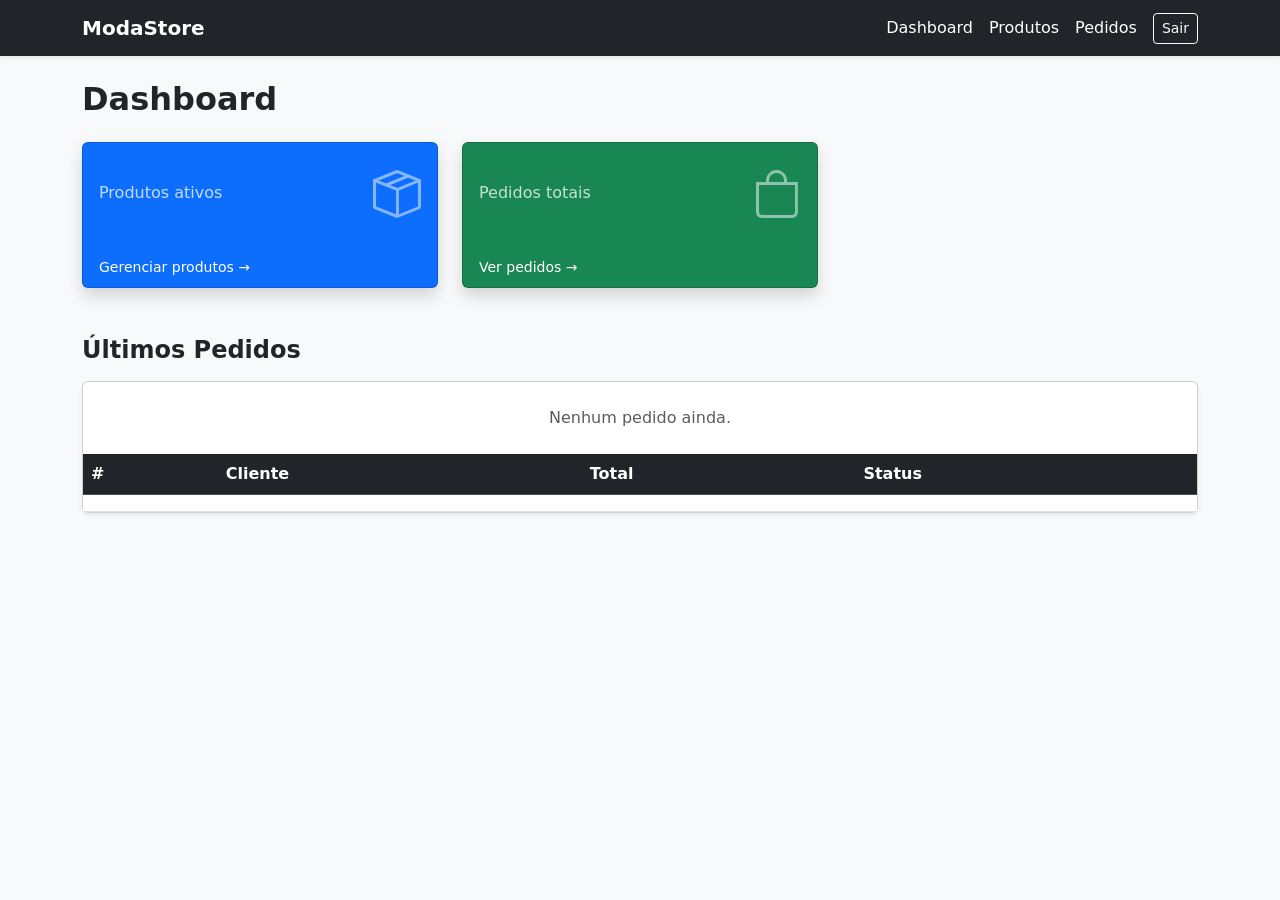
<file: src/main/resources/templates/admin/dashboard.html>
<!DOCTYPE html>
<html xmlns:th="http://www.thymeleaf.org">
<head>
    <meta charset="UTF-8">
    <meta name="viewport" content="width=device-width, initial-scale=1.0">
    <title>Admin - ModaStore</title>
    <link href="https://cdn.jsdelivr.net/npm/bootstrap@5.3.0/dist/css/bootstrap.min.css" rel="stylesheet">
    <link href="https://cdn.jsdelivr.net/npm/bootstrap-icons@1.11.0/font/bootstrap-icons.css" rel="stylesheet">
</head>
<body class="bg-light">
<nav class="navbar navbar-dark bg-dark shadow-sm">
    <div class="container">
        <a class="navbar-brand fw-bold" href="/">ModaStore</a>
        <div class="d-flex gap-3 align-items-center">
            <a class="nav-link text-white" href="/admin">Dashboard</a>
            <a class="nav-link text-white" href="/admin/products">Produtos</a>
            <a class="nav-link text-white" href="/admin/orders">Pedidos</a>
            <form th:action="@{/logout}" method="post">
                <button class="btn btn-outline-light btn-sm" type="submit">Sair</button>
            </form>
        </div>
    </div>
</nav>

<div class="container my-4">
    <h2 class="fw-bold mb-4">Dashboard</h2>

    <div class="row g-4 mb-5">
        <div class="col-md-4">
            <div class="card bg-primary text-white shadow h-100">
                <div class="card-body d-flex justify-content-between align-items-center">
                    <div>
                        <p class="mb-1 opacity-75">Produtos ativos</p>
                        <h2 class="fw-bold mb-0" th:text="${products.size()}"></h2>
                    </div>
                    <i class="bi bi-box-seam" style="font-size: 3rem; opacity: 0.5;"></i>
                </div>
                <div class="card-footer border-0 bg-transparent">
                    <a href="/admin/products" class="text-white text-decoration-none small">
                        Gerenciar produtos &rarr;
                    </a>
                </div>
            </div>
        </div>
        <div class="col-md-4">
            <div class="card bg-success text-white shadow h-100">
                <div class="card-body d-flex justify-content-between align-items-center">
                    <div>
                        <p class="mb-1 opacity-75">Pedidos totais</p>
                        <h2 class="fw-bold mb-0" th:text="${orders.size()}"></h2>
                    </div>
                    <i class="bi bi-bag" style="font-size: 3rem; opacity: 0.5;"></i>
                </div>
                <div class="card-footer border-0 bg-transparent">
                    <a href="/admin/orders" class="text-white text-decoration-none small">
                        Ver pedidos &rarr;
                    </a>
                </div>
            </div>
        </div>
    </div>

    <h4 class="fw-bold mb-3">Últimos Pedidos</h4>
    <div class="card shadow-sm">
        <div th:if="${orders.empty}" class="card-body text-muted text-center py-4">
            Nenhum pedido ainda.
        </div>
        <table class="table table-hover mb-0" th:unless="${orders.empty}">
            <thead class="table-dark">
                <tr>
                    <th>#</th>
                    <th>Cliente</th>
                    <th>Total</th>
                    <th>Status</th>
                </tr>
            </thead>
            <tbody>
                <tr th:each="order : ${orders}">
                    <td th:text="${order.id}"></td>
                    <td th:text="${order.user.name}"></td>
                    <td th:text="${'R$ ' + #numbers.formatDecimal(order.total, 1, 'COMMA', 2, 'POINT')}"></td>
                    <td>
                        <span class="badge"
                              th:classappend="${order.status.name() == 'PENDING'} ? 'bg-warning text-dark' :
                                             (${order.status.name() == 'CONFIRMED'} ? 'bg-info' :
                                             (${order.status.name() == 'SHIPPED'} ? 'bg-primary' :
                                             (${order.status.name() == 'DELIVERED'} ? 'bg-success' : 'bg-danger')))"
                              th:text="${order.status}"></span>
                    </td>
                </tr>
            </tbody>
        </table>
    </div>
</div>

<script src="https://cdn.jsdelivr.net/npm/bootstrap@5.3.0/dist/js/bootstrap.bundle.min.js"></script>
</body>
</html>
</file>
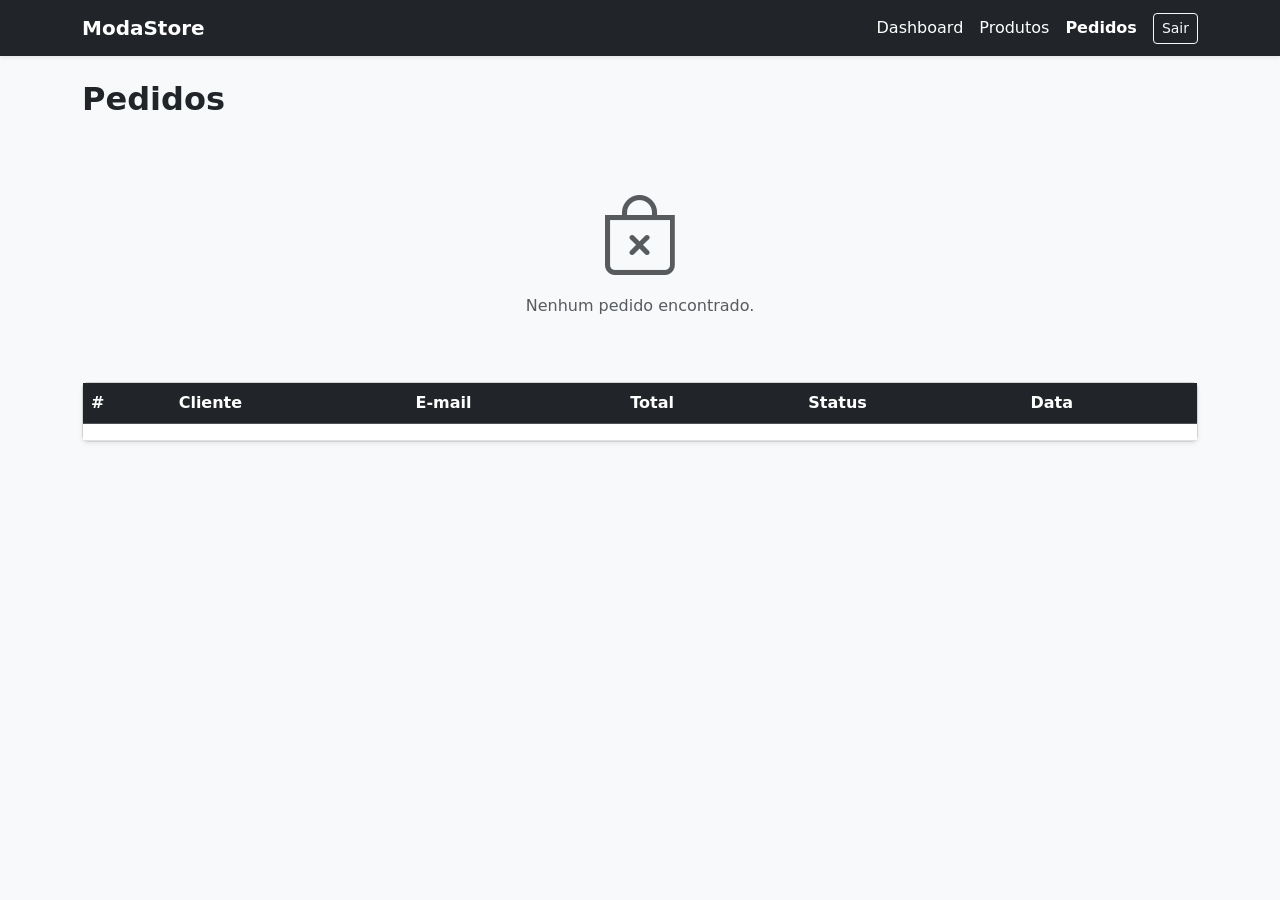
<file: src/main/resources/templates/admin/orders.html>
<!DOCTYPE html>
<html xmlns:th="http://www.thymeleaf.org">
<head>
    <meta charset="UTF-8">
    <meta name="viewport" content="width=device-width, initial-scale=1.0">
    <title>Pedidos - Admin ModaStore</title>
    <link href="https://cdn.jsdelivr.net/npm/bootstrap@5.3.0/dist/css/bootstrap.min.css" rel="stylesheet">
    <link href="https://cdn.jsdelivr.net/npm/bootstrap-icons@1.11.0/font/bootstrap-icons.css" rel="stylesheet">
</head>
<body class="bg-light">
<nav class="navbar navbar-dark bg-dark shadow-sm">
    <div class="container">
        <a class="navbar-brand fw-bold" href="/">ModaStore</a>
        <div class="d-flex gap-3 align-items-center">
            <a class="nav-link text-white" href="/admin">Dashboard</a>
            <a class="nav-link text-white" href="/admin/products">Produtos</a>
            <a class="nav-link text-white fw-bold" href="/admin/orders">Pedidos</a>
            <form th:action="@{/logout}" method="post">
                <button class="btn btn-outline-light btn-sm" type="submit">Sair</button>
            </form>
        </div>
    </div>
</nav>

<div class="container my-4">
    <h2 class="fw-bold mb-4">Pedidos</h2>

    <div th:if="${orders.empty}" class="text-center py-5 text-muted">
        <i class="bi bi-bag-x display-1"></i>
        <p class="mt-2">Nenhum pedido encontrado.</p>
    </div>

    <div class="card shadow-sm" th:unless="${orders.empty}">
        <div class="table-responsive">
            <table class="table table-hover align-middle mb-0">
                <thead class="table-dark">
                    <tr>
                        <th>#</th>
                        <th>Cliente</th>
                        <th>E-mail</th>
                        <th>Total</th>
                        <th>Status</th>
                        <th>Data</th>
                    </tr>
                </thead>
                <tbody>
                    <tr th:each="order : ${orders}">
                        <td class="fw-semibold" th:text="${order.id}"></td>
                        <td th:text="${order.user.name}"></td>
                        <td class="text-muted small" th:text="${order.user.email}"></td>
                        <td class="fw-semibold"
                            th:text="${'R$ ' + #numbers.formatDecimal(order.total, 1, 'COMMA', 2, 'POINT')}"></td>
                        <td>
                            <span class="badge"
                                  th:classappend="${order.status.name() == 'PENDING'} ? 'bg-warning text-dark' :
                                                 (${order.status.name() == 'CONFIRMED'} ? 'bg-info' :
                                                 (${order.status.name() == 'SHIPPED'} ? 'bg-primary' :
                                                 (${order.status.name() == 'DELIVERED'} ? 'bg-success' : 'bg-danger')))"
                                  th:text="${order.status}"></span>
                        </td>
                        <td class="text-muted small"
                            th:text="${#temporals.format(order.createdAt, 'dd/MM/yyyy HH:mm')}"></td>
                    </tr>
                </tbody>
            </table>
        </div>
    </div>
</div>

<script src="https://cdn.jsdelivr.net/npm/bootstrap@5.3.0/dist/js/bootstrap.bundle.min.js"></script>
</body>
</html>
</file>
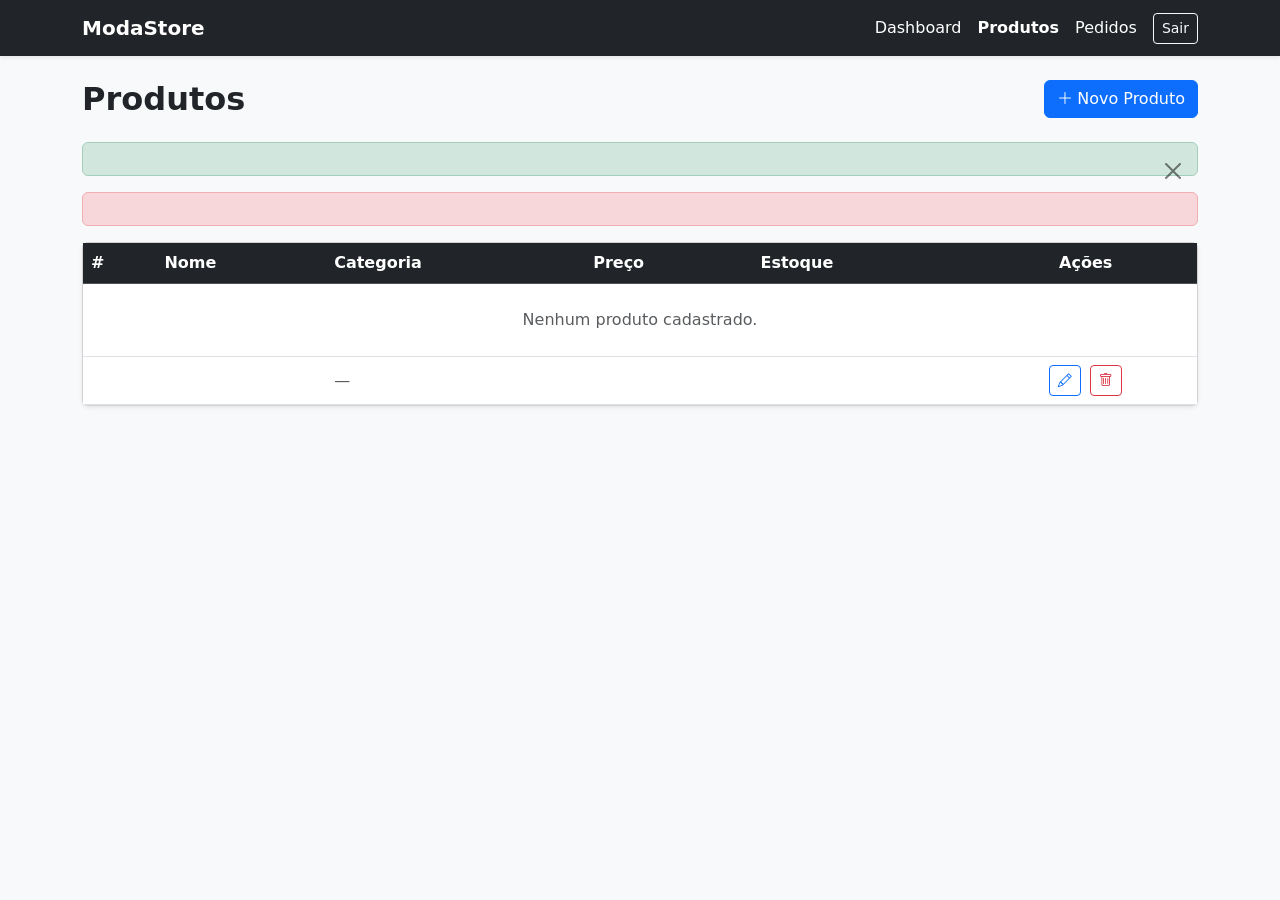
<file: src/main/resources/templates/admin/products.html>
<!DOCTYPE html>
<html xmlns:th="http://www.thymeleaf.org">
<head>
    <meta charset="UTF-8">
    <meta name="viewport" content="width=device-width, initial-scale=1.0">
    <title>Produtos - Admin ModaStore</title>
    <link href="https://cdn.jsdelivr.net/npm/bootstrap@5.3.0/dist/css/bootstrap.min.css" rel="stylesheet">
    <link href="https://cdn.jsdelivr.net/npm/bootstrap-icons@1.11.0/font/bootstrap-icons.css" rel="stylesheet">
</head>
<body class="bg-light">
<nav class="navbar navbar-dark bg-dark shadow-sm">
    <div class="container">
        <a class="navbar-brand fw-bold" href="/">ModaStore</a>
        <div class="d-flex gap-3 align-items-center">
            <a class="nav-link text-white" href="/admin">Dashboard</a>
            <a class="nav-link text-white fw-bold" href="/admin/products">Produtos</a>
            <a class="nav-link text-white" href="/admin/orders">Pedidos</a>
            <form th:action="@{/logout}" method="post">
                <button class="btn btn-outline-light btn-sm" type="submit">Sair</button>
            </form>
        </div>
    </div>
</nav>

<div class="container my-4">
    <div class="d-flex justify-content-between align-items-center mb-4">
        <h2 class="fw-bold mb-0">Produtos</h2>
        <a href="/admin/products/new" class="btn btn-primary">
            <i class="bi bi-plus-lg me-1"></i>Novo Produto
        </a>
    </div>

    <div th:if="${success}" class="alert alert-success alert-dismissible fade show" th:text="${success}">
        <button type="button" class="btn-close" data-bs-dismiss="alert"></button>
    </div>
    <div th:if="${error}" class="alert alert-danger" th:text="${error}"></div>

    <div class="card shadow-sm">
        <div class="table-responsive">
            <table class="table table-hover align-middle mb-0">
                <thead class="table-dark">
                    <tr>
                        <th>#</th>
                        <th>Nome</th>
                        <th>Categoria</th>
                        <th>Preço</th>
                        <th>Estoque</th>
                        <th class="text-center">Ações</th>
                    </tr>
                </thead>
                <tbody>
                    <tr th:if="${products.empty}">
                        <td colspan="6" class="text-center text-muted py-4">Nenhum produto cadastrado.</td>
                    </tr>
                    <tr th:each="product : ${products}">
                        <td class="text-muted small" th:text="${product.id}"></td>
                        <td class="fw-semibold" th:text="${product.name}"></td>
                        <td>
                            <span class="badge bg-secondary"
                                  th:if="${product.category}" th:text="${product.category.name}"></span>
                            <span th:unless="${product.category}" class="text-muted">—</span>
                        </td>
                        <td th:text="${'R$ ' + #numbers.formatDecimal(product.price, 1, 'COMMA', 2, 'POINT')}"></td>
                        <td>
                            <span th:text="${product.stock}"
                                  th:class="${product.stock < 5} ? 'text-danger fw-bold' : ''"></span>
                        </td>
                        <td class="text-center">
                            <a th:href="@{/admin/products/edit/{id}(id=${product.id})}"
                               class="btn btn-sm btn-outline-primary me-1">
                                <i class="bi bi-pencil"></i>
                            </a>
                            <form th:action="@{/admin/products/delete/{id}(id=${product.id})}"
                                  method="post" class="d-inline"
                                  onsubmit="return confirm('Remover este produto?')">
                                <button type="submit" class="btn btn-sm btn-outline-danger">
                                    <i class="bi bi-trash"></i>
                                </button>
                            </form>
                        </td>
                    </tr>
                </tbody>
            </table>
        </div>
    </div>
</div>

<script src="https://cdn.jsdelivr.net/npm/bootstrap@5.3.0/dist/js/bootstrap.bundle.min.js"></script>
</body>
</html>
</file>
